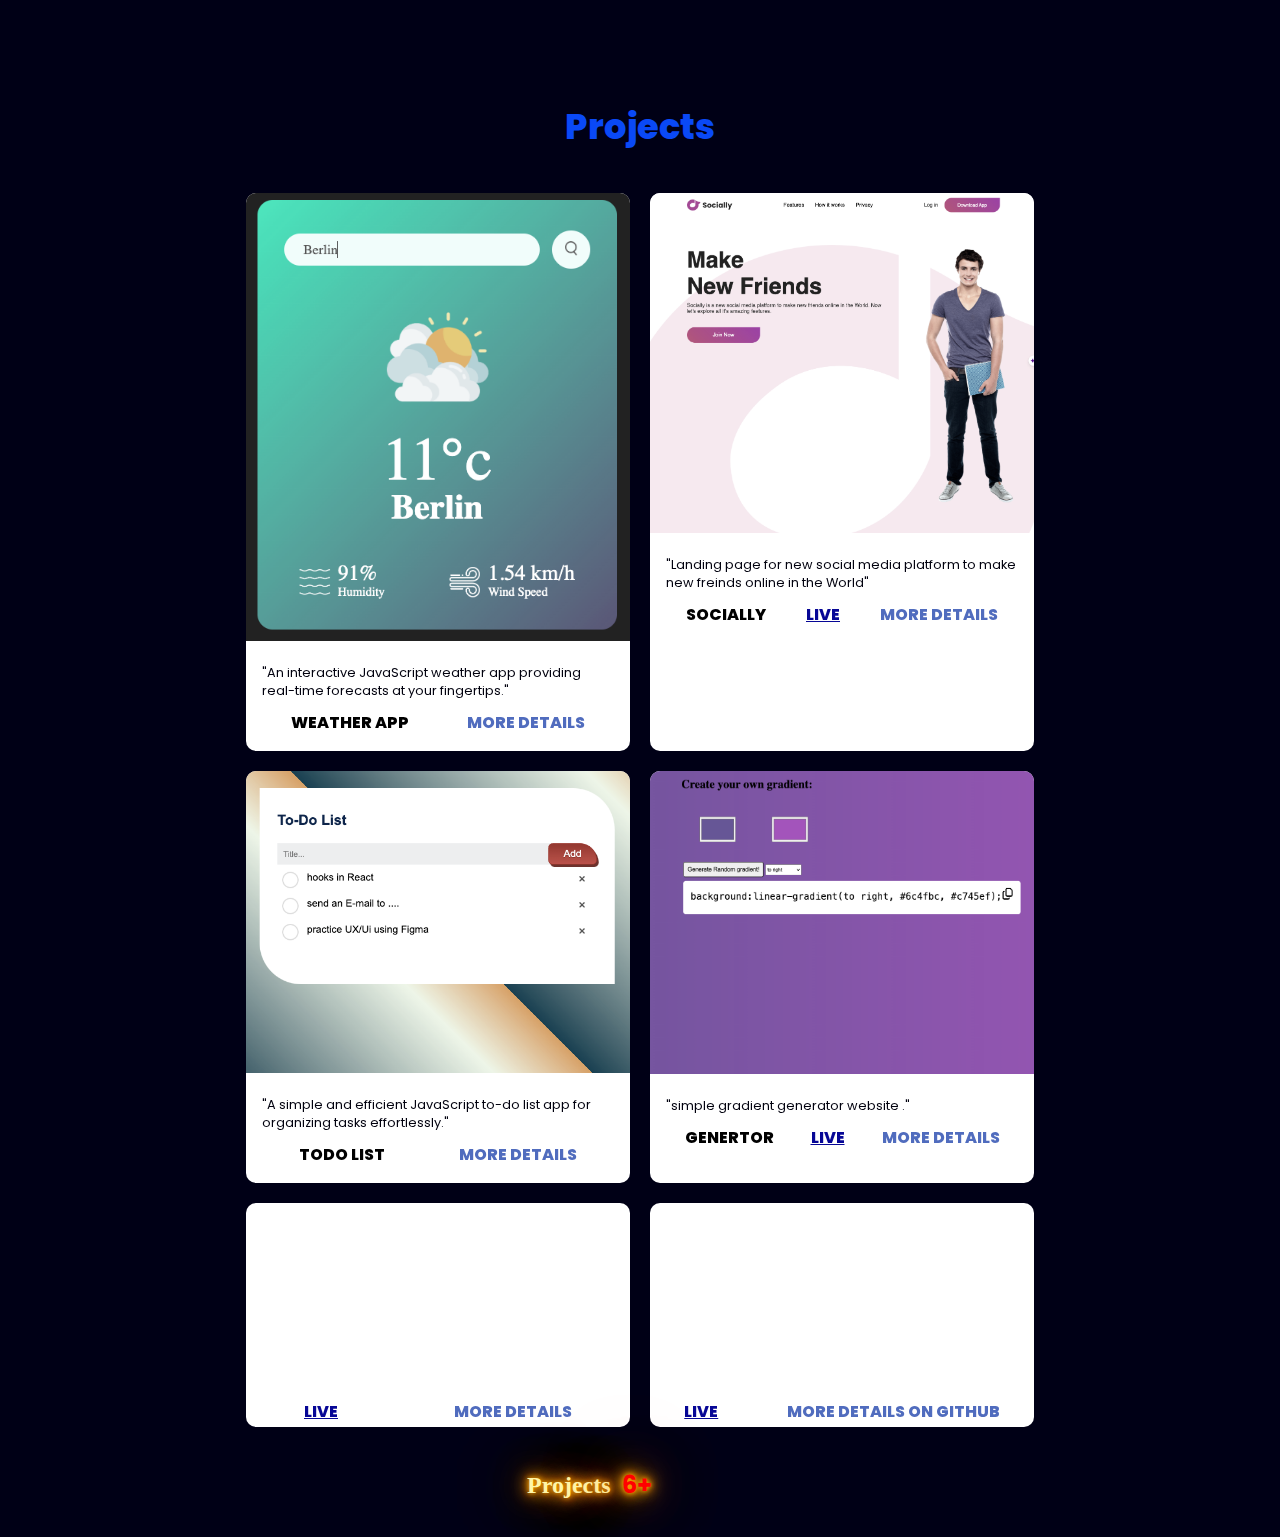
<file: projects.html>
<!DOCTYPE html>
<html lang="en">
  <head>
    <meta charset="UTF-8" />
    <meta name="viewport" content="width=device-width, initial-scale=1.0" />
    <link rel="stylesheet" href="style.css" />
    <title>Projects</title>
  </head>
  <body>
    <section class="projects" id="projects">
      <h2 class="title">Projects</h2>
      <div class="content">
        <div class="project-card">
          <div class="project-image">
            <img src="assets/weatherapp.png" alt="" />
          </div>
          <div class="project-info">
            <p class="project-category">
              "An interactive JavaScript weather app providing real-time
              forecasts at your fingertips."
            </p>
            <strong class="project-title">
              <span>Weather App</span>
              <a
                href="https://github.com/al-kheder/weatherAppJs"
                class="more-details"
                >More details</a
              >
            </strong>
          </div>
        </div>
        <div class="project-card">
          <div class="project-image">
            <img src="assets/socially.png" alt="" />
          </div>
          <div class="project-info">
            <p class="project-category">
              "Landing page for new social media platform to make new freinds
              online in the World"
            </p>
            <strong class="project-title">
              <span>Socially </span>
              <a
                href="https://deft-sopapillas-2646d7.netlify.app/"
                target="_blank"
                >live</a
              >
              <a
                href="https://github.com/al-kheder/socially_landingpage"
                class="more-details"
                >More details</a
              >
            </strong>
          </div>
        </div>
        <div class="project-card">
          <div class="project-image">
            <img src="assets/todoapp.png" alt="" />
          </div>
          <div class="project-info">
            <p class="project-category">
              "A simple and efficient JavaScript to-do list app for organizing
              tasks effortlessly."
            </p>
            <strong class="project-title">
              <span>TODO List </span>
              <a
                href="https://github.com/al-kheder/todolist2"
                class="more-details"
                >More details</a
              >
            </strong>
          </div>
        </div>
        <div class="project-card">
          <div class="project-image">
            <img src="assets/Grediant.png" alt="" />
          </div>
          <div class="project-info">
            <p class="project-category">
              "simple gradient generator website ."
            </p>
            <strong class="project-title">
              <span>genertor </span>
              <a
                href="https://fantastic-empanada-cce12f.netlify.app/"
                target="_blank"
                >live</a
              >
              <a
                href="https://github.com/al-kheder/gradient-generator-background"
                class="more-details"
                >More details</a
              >
            </strong>
          </div>
        </div>
        <div class="project-card">
          <iframe
            width="100%"
            height="80%"
            src="https://fanciful-froyo-595a29.netlify.app/"
            frameborder="0"
          ></iframe>
          <strong class="project-title">
            <a href="https://fanciful-froyo-595a29.netlify.app/" target="_blank"
              >Live</a
            >
            <a
              href="https://github.com/al-kheder/change_website_color_localStorage"
              class="more-details"
              >More details</a
            >
          </strong>
        </div>
        <!-- new -->
        <div class="project-card">
          <iframe
            width="100%"
            height="80%"
            src="https://loanform.alitecno.com/"
            frameborder="0"
          ></iframe>
          <strong class="project-title">
            <a href="https://loanform.alitecno.com/" target="_blank">Live</a>
            <a
              href="https://github.com/al-kheder/requesting-loanform"
              class="more-details"
              >More details on Github</a
            >
          </strong>
        </div>
        <!-- new -->
      </div>

      <h2 class="projects-counter">
        Projects<span class="number-count"></span>
      </h2>
    </section>
    <script src="/main.js"></script>
  </body>
</html>
</file>
<file: style.css>
@import url("https://fonts.googleapis.com/css2?family=Poppins:ital,wght@0,100;0,200;0,300;0,400;0,500;0,600;0,700;0,800;0,900;1,100;1,200;1,300;1,400;1,500;1,600;1,700;1,800;1,900&display=swap");
@import url("https://fonts.googleapis.com/css2?family=Rasa&display=swap");

* {
    font-family: "Poppins", sans-serif;
    margin: 0;
    padding: 0;
    box-sizing: border-box;
    scroll-behavior: smooth;
}

header {
    background-color: #f0f0f0;
    width: 100%;
    position: fixed;
    z-index: 999;
    display: flex;
    justify-content: space-between;
    align-items: center;
    padding: 10px 200px;
    box-shadow: 0 0 10px 0 #000;
}

.logo {
    text-decoration: none;
    color: #3e6cf4;
    text-transform: uppercase;
    font-weight: 700;
    font-size: 1.8em;
}

.navigation a {
    color: #3e6cf4;
    text-decoration: none;
    font-size: 1.1em;
    font-weight: 500;
    padding-left: 30px;
}

.navigation a:hover {
    color: #601cfc;
}

section {
    padding: 100px 200px;
}

.main {
    width: 100%;
    min-height: 100vh;
    display: flex;
    align-items: center;
    background: url(assets/neon-circles-hi-tech-dark-background-loop-5k-8k-7680x4320-8312.png) no-repeat;


    background-size: cover;
    background-position: center;
    background-attachment: fixed;
}

.main h2 {
    color: #fff;
}

.main h2 span {
    display: inline-block;
    margin-top: 10px;
    color: #4e9eff;
    font-size: 3em;
    font-weight: 600;
}

.main h3 {
    color: #fff;
    font-size: 2em;
    font-weight: 700;
    letter-spacing: 1px;
    margin-top: 10px;
    margin-bottom: 30px;
}

.main-btn {
    color: #fff;
    background-color: #3e6cf4;
    text-decoration: none;
    font-size: 1.1em;
    font-weight: 600;
    display: inline-block;
    padding: 0.937em 2.187em;
    letter-spacing: 1px;
    border-radius: 15px;
    margin-bottom: 40px;
    margin-right: 1em;
    transition: 0.7s ease;
}

.btn-cv {
    background: transparent;
}

.main-btn:hover {
    background-color: #0a49f6;
    transform: scale(1.1);
}

.social-icon a {
    color: #fff;
    font-size: 1.7em;
    padding-right: 30px;
}

.title {
    display: flex;
    justify-content: center;
    color: #3e6cf4;
    font-size: 2.2em;
    font-weight: 800;
    margin-bottom: 30px;
}

.projects h2 {
    color: #0a49f6;
}

.content {
    display: flex;
    justify-content: center;
    flex-direction: row;
    flex-wrap: wrap;
}

.card {
    background-color: #fff;
    width: 21.25em;
    box-shadow: 0 5px 25px rgba(1 1 1 / 30%);
    border-radius: 10px;
    padding: 25px;
    margin: 15px;
    transition: 0.7s ease-out;
}

.card:hover {
    transform: scale(1.1);
}

.icon {
    color: #3e6cf4;
    font-size: 8em;
    text-align: center;
}

.info {
    text-align: center;
}

.info h3 {
    color: #3e6cf4;
    font-size: 1.2em;
    font-weight: 700;
    margin: 10px;
}

section.projects {
    position: relative;
    background-color: #000016;

}

.projects .content {
    margin-top: 30px;
}

.project-card {
    background-color: #fff;
   overflow:hidden;
    min-height: 14em;
    width: 24em;
    overflow: hidden;
    border-radius: 10px;
    margin: 10px;
    filter: grayscale(40%);
    transition: 0.9s ease-in-out;
}

.project-card:hover {
    transform: scale(1.1);
    filter: grayscale(0);
}

.project-card:hover .project-image {
    opacity: 0.9;
}

.project-image img {
    width: 100%;
}

.project-info {
    padding: 1em;
}

.project-category {
    font-size: 0.8em;
    color: #000016;
}

.project-title {
    display: flex;
    justify-content: space-around;
    text-transform: uppercase;
    font-weight: 800;
    margin-top: 10px;
}

.more-details {
    text-decoration: none;
    color: #3e6cf4;
}

.more-details:hover {
    color: #601cfc;
}

.contact .icon {
    font-size: 4.5em;

}

.contact .info h3 {
    color: #000;
}

.contact .info a {
    font-size: 1.5em;
    text-decoration: none;
}

.contact .info a:hover {
    cursor: pointer;
}

section .projects-counter {
    position: absolute;
    right: 48%;
    padding: 10px;
    margin-top: 20px;
    text-shadow: 0 0 5px #ffa500, 0 0 15px #ffa500, 0 0 20px #ffa500, 0 0 40px #ffa500, 0 0 60px #ff0000, 0 0 10px #ff8d00, 0 0 98px #ff0000;
    color: #fff6a9;
    font-family: "Sacramento", cursive;
    text-align: center;
    animation: blink 12s infinite;
    -webkit-animation: blink 12s infinite;
}

section .number-count {
    padding: 5px;
    margin-left: 6px;
    font-size:1em;
    color:#ff0000;
}
div .contact-whatsapp{
    display: flex;
  justify-content:space-around;
}
div .whatsapp{ 
    width: 20rem;
    height: 20rem;
     
 }

@-webkit-keyframes blink {

    20%,
    24%,
    55% {
        color: #111;
        text-shadow: none;
    }

    0%,
    19%,
    21%,
    23%,
    25%,
    54%,
    56%,
    100% {
        text-shadow: 0 0 5px #ffa500, 0 0 15px #ffa500, 0 0 20px #ffa500, 0 0 40px #ffa500, 0 0 60px #ff0000, 0 0 10px #ff8d00, 0 0 98px #ff0000;
        color: #fff6a9;
    }
}
@keyframes blink {
    20%,
    24%,
    55% {
        color: #111;
        text-shadow: none;
    }
    0%,
    19%,
    21%,
    23%,
    25%,
    54%,
    56%,
    100% {
        text-shadow: 0 0 5px #ffa500, 0 0 15px #ffa500, 0 0 20px #ffa500, 0 0 40px #ffa500, 0 0 60px #ff0000, 0 0 10px #ff8d00, 0 0 98px #ff0000;
        color: #fff6a9;
    }
}

/* footer */
.footer {
    background-image:linear-gradient(
        to right,
        #2980b9 20%,
        #27ae60 20%,
        #27ae60 40%,
        #d35400 40%,
        #d35400 60%,
        #8e44ad 60%,
        #8e44ad 80%,
        #c0392b 80%
    );
    background-color: #000016;
    color: #fff;
    padding: 1em;
    display: flex;
    justify-content: space-between;
}

.footer-title {
    font-size: 1.3em;
    font-weight: 600;
}

.footer-title span {
    color: #8ff284;

}

.footer .social-icon a {
    font-size: 1.3em;
    padding: 0 12px 0 0;
}

@media (max-width:1023px) {
    header {
        padding: 12px 20px;
    }

    .navigation a {
        padding-left: 10px;
    }

    .title {
        font-size: 1.8em;
    }

    section {
        padding: 80px 20px;
    }

    .main content h2 {
        font-size: 1em;
    }

    .main-content h3 {
        font-size: 1.6em;
    }

    .content {
        flex-direction: column;
        align-items: center;
    }
}

@media(max-width:641px) {
    body {
        font-size: 12px;
    }

    .main-content h2 {
        font-size: 0.8em;
    }

    .main-content h3 {
        font-size: 1.4em;
    }
}

@media(max-width:300px) {
    body {
        font-size: 10px;

    }
}
</file>
